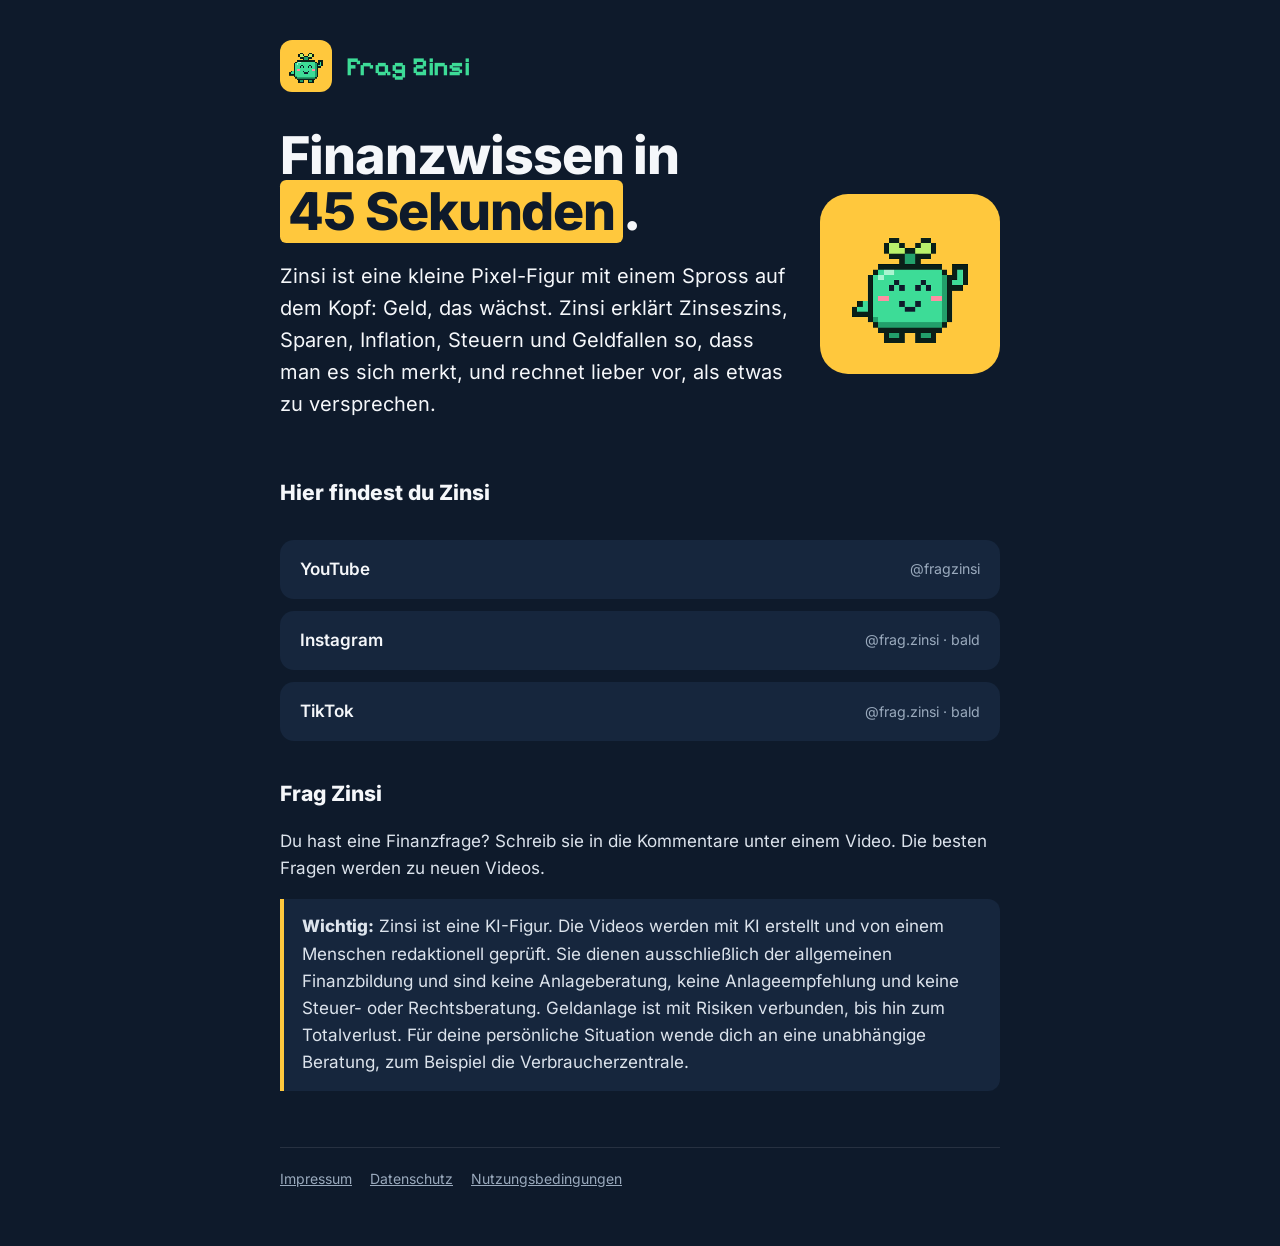
<file: index.html>
<!doctype html>
<html lang="de">
<head>
<meta charset="utf-8">
<meta name="viewport" content="width=device-width, initial-scale=1, viewport-fit=cover">
<title>Frag Zinsi – Finanzwissen in 45 Sekunden</title>
<meta name="description" content="Zinsi ist eine KI-Figur und erklärt Finanzwissen in kurzen Videos: Zinseszins, Sparen, Inflation, Steuern. Bildung, keine Anlageberatung.">
<link rel="icon" href="assets/favicon.png">
<link rel="stylesheet" href="assets/site.css">
</head>
<body>
<div class="wrap">
  <header class="top"><img src="assets/zinsi.png" alt=""><a href="./">Frag Zinsi</a></header>
  <main>
    <section class="hero">
      <div>
        <h1>Finanzwissen in <span class="mark">45 Sekunden</span>.</h1>
        <p class="lead">Zinsi ist eine kleine Pixel-Figur mit einem Spross auf dem Kopf: Geld, das wächst. Zinsi erklärt Zinseszins, Sparen, Inflation, Steuern und Geldfallen so, dass man es sich merkt, und rechnet lieber vor, als etwas zu versprechen.</p>
      </div>
      <img src="assets/zinsi.png" alt="Zinsi, eine grüne Pixel-Figur mit Spross, winkt">
    </section>

    <h2>Hier findest du Zinsi</h2>
    <ul class="channels">
      <li><a href="https://www.youtube.com/@fragzinsi">YouTube <small>@fragzinsi</small></a></li>
      <li><span>Instagram <small>@frag.zinsi · bald</small></span></li>
      <li><span>TikTok <small>@frag.zinsi · bald</small></span></li>
    </ul>

    <h2>Frag Zinsi</h2>
    <p>Du hast eine Finanzfrage? Schreib sie in die Kommentare unter einem Video. Die besten Fragen werden zu neuen Videos.</p>

    <p class="note"><strong>Wichtig:</strong> Zinsi ist eine KI-Figur. Die Videos werden mit KI erstellt und von einem Menschen redaktionell geprüft. Sie dienen ausschließlich der allgemeinen Finanzbildung und sind keine Anlageberatung, keine Anlageempfehlung und keine Steuer- oder Rechtsberatung. Geldanlage ist mit Risiken verbunden, bis hin zum Totalverlust. Für deine persönliche Situation wende dich an eine unabhängige Beratung, zum Beispiel die Verbraucherzentrale.</p>
  </main>
  <footer><a href="impressum.html">Impressum</a><a href="datenschutz.html">Datenschutz</a><a href="nutzungsbedingungen.html">Nutzungsbedingungen</a></footer>
</div>
</body>
</html>
</file>
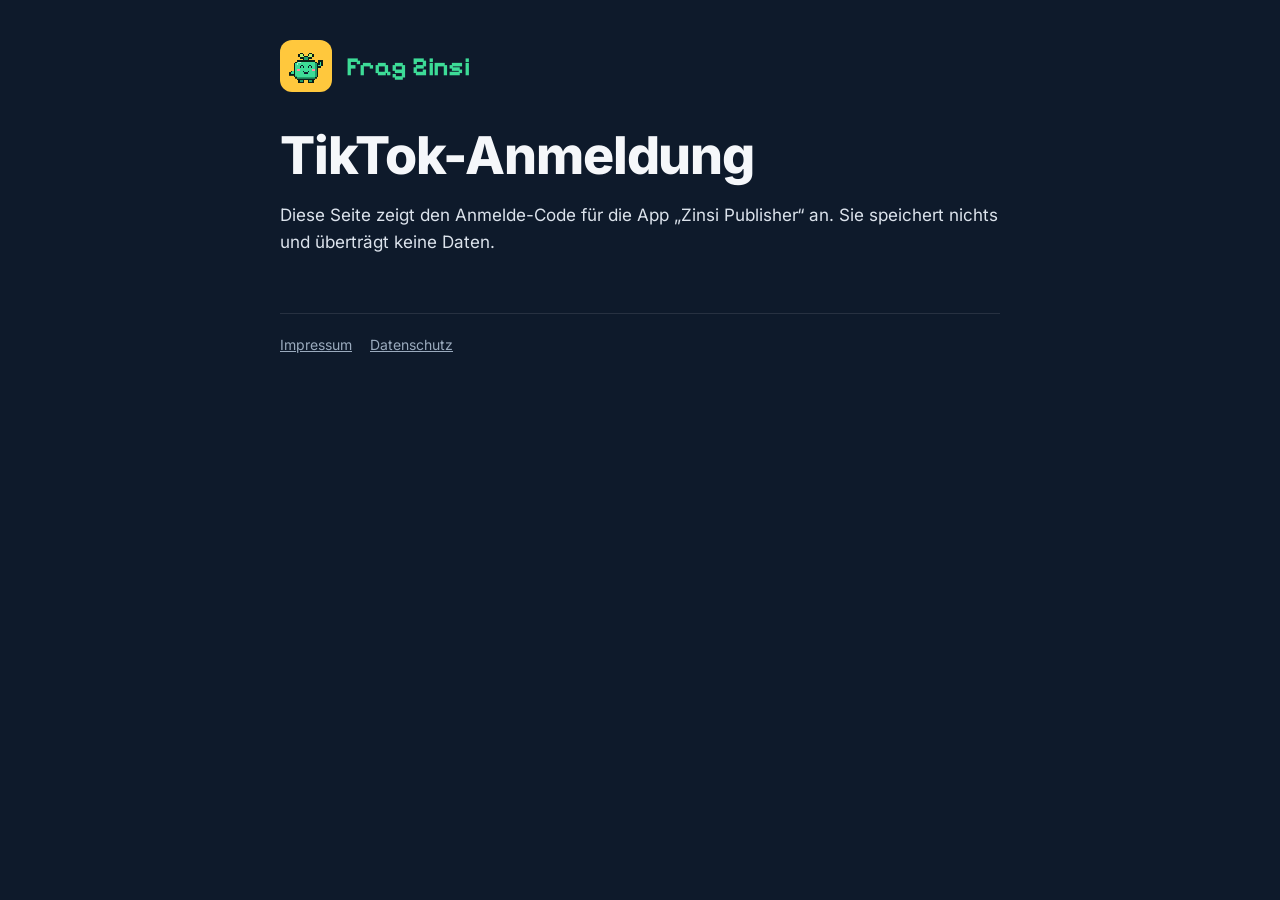
<file: tiktok/callback/index.html>
<!doctype html>
<html lang="de">
<head>
<meta charset="utf-8">
<meta name="viewport" content="width=device-width, initial-scale=1, viewport-fit=cover">
<title>TikTok-Anmeldung – Frag Zinsi</title>
<meta name="robots" content="noindex">
<meta name="referrer" content="no-referrer">
<link rel="icon" href="../../assets/favicon.png">
<link rel="stylesheet" href="../../assets/site.css">
</head>
<body>
<div class="wrap">
  <header class="top"><img src="../../assets/zinsi.png" alt=""><a href="../../">Frag Zinsi</a></header>
  <main>
    <h1>TikTok-Anmeldung</h1>
    <p id="msg">Diese Seite zeigt den Anmelde-Code für die App „Zinsi Publisher“ an. Sie speichert nichts und überträgt keine Daten.</p>
    <div id="out" hidden>
      <p>Kopiere diesen Code und füge ihn im Terminal ein, wo <code>auth/tiktok.mjs</code> danach fragt:</p>
      <p class="code" id="code"></p>
      <p><button id="copy" type="button">Code kopieren</button> <span id="copied" hidden>Kopiert.</span></p>
      <p style="color:var(--fog);font-size:14px">Der Code ist nur wenige Minuten gültig und funktioniert nur einmal.</p>
    </div>
  </main>
  <footer><a href="../../impressum.html">Impressum</a><a href="../../datenschutz.html">Datenschutz</a></footer>
</div>
<script>
  const q = new URLSearchParams(location.search);
  const code = q.get('code'), err = q.get('error'), state = q.get('state');
  const msg = document.getElementById('msg');
  if (err) {
    msg.textContent = `TikTok meldet einen Fehler: ${err}${q.get('error_description') ? ` (${q.get('error_description')})` : ''}`;
  } else if (code) {
    document.getElementById('out').hidden = false;
    // Code + state zusammen, damit das Skript den state prüfen kann
    document.getElementById('code').textContent = state ? `${code} ${state}` : code;
    document.getElementById('copy').addEventListener('click', async () => {
      try { await navigator.clipboard.writeText(document.getElementById('code').textContent); document.getElementById('copied').hidden = false; }
      catch { getSelection().selectAllChildren(document.getElementById('code')); }
    });
    history.replaceState(null, '', location.pathname); // Code nicht im Verlauf behalten
  }
</script>
</body>
</html>
</file>
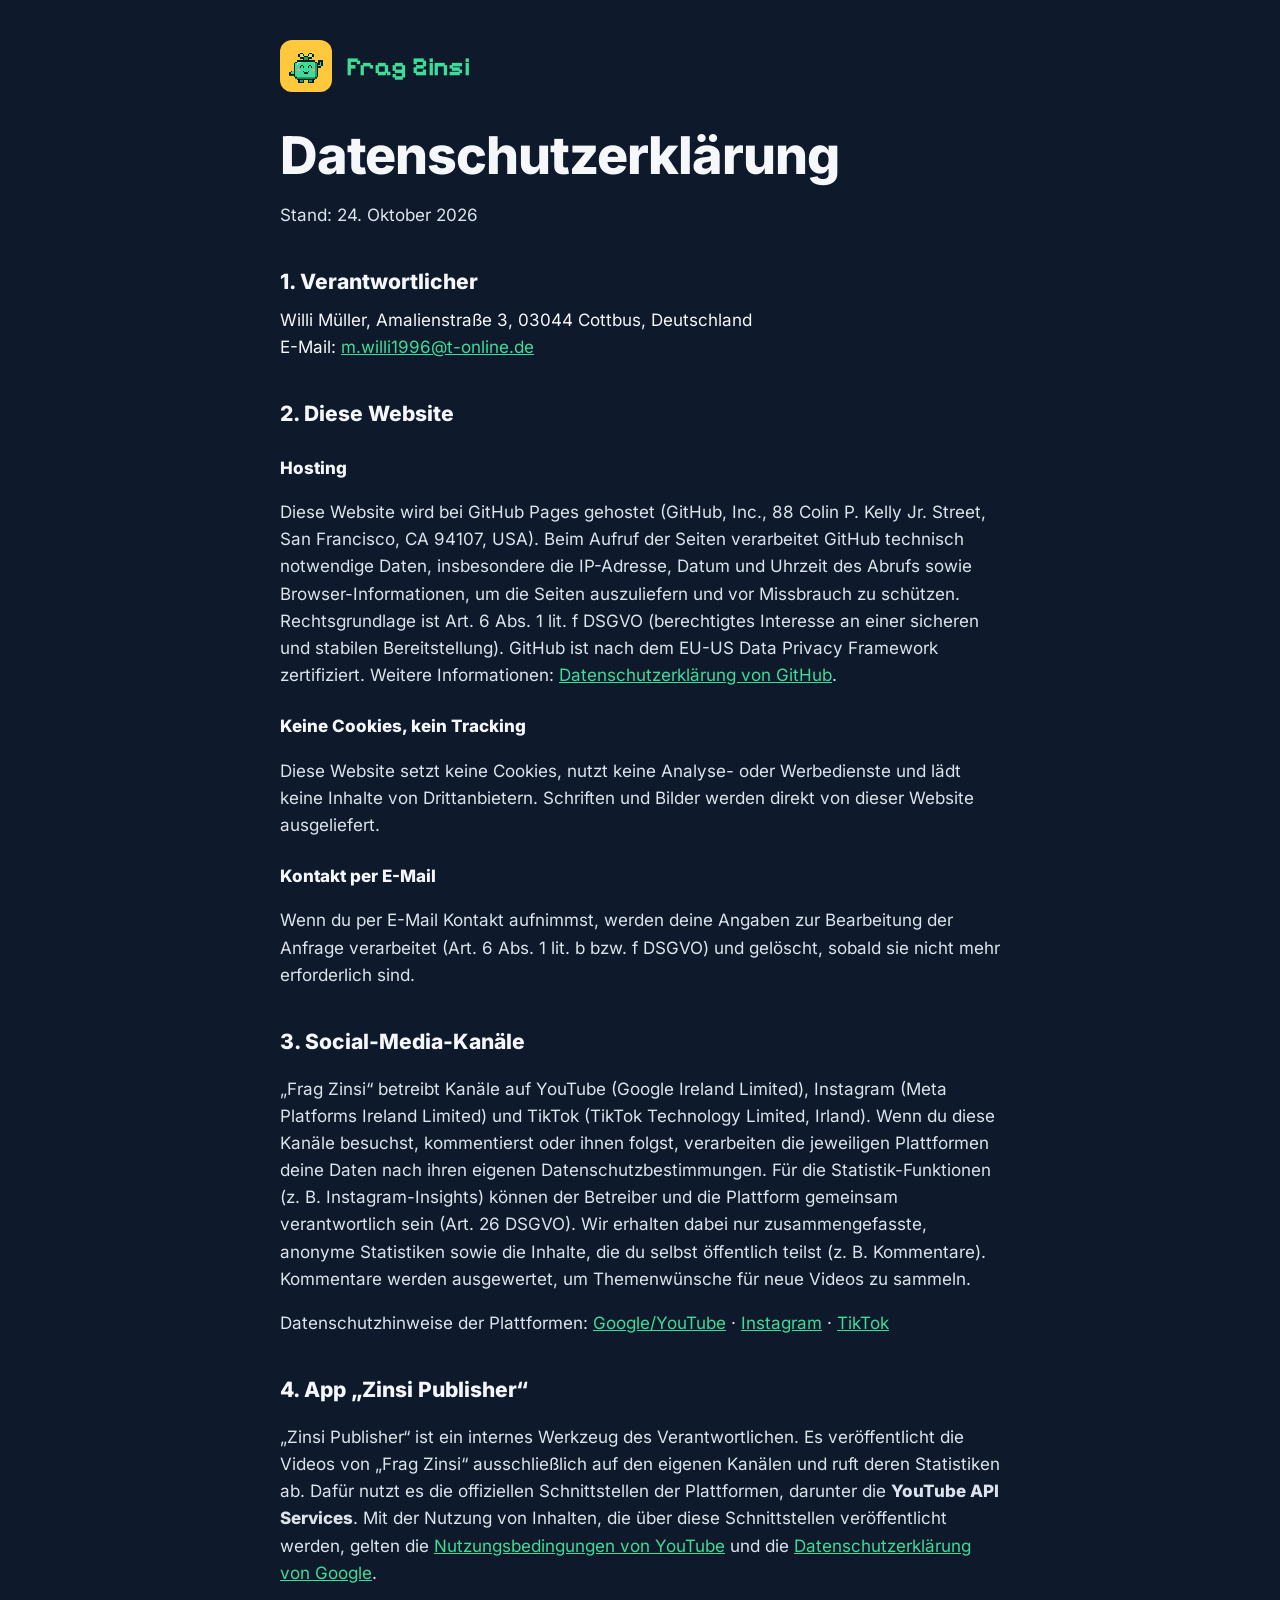
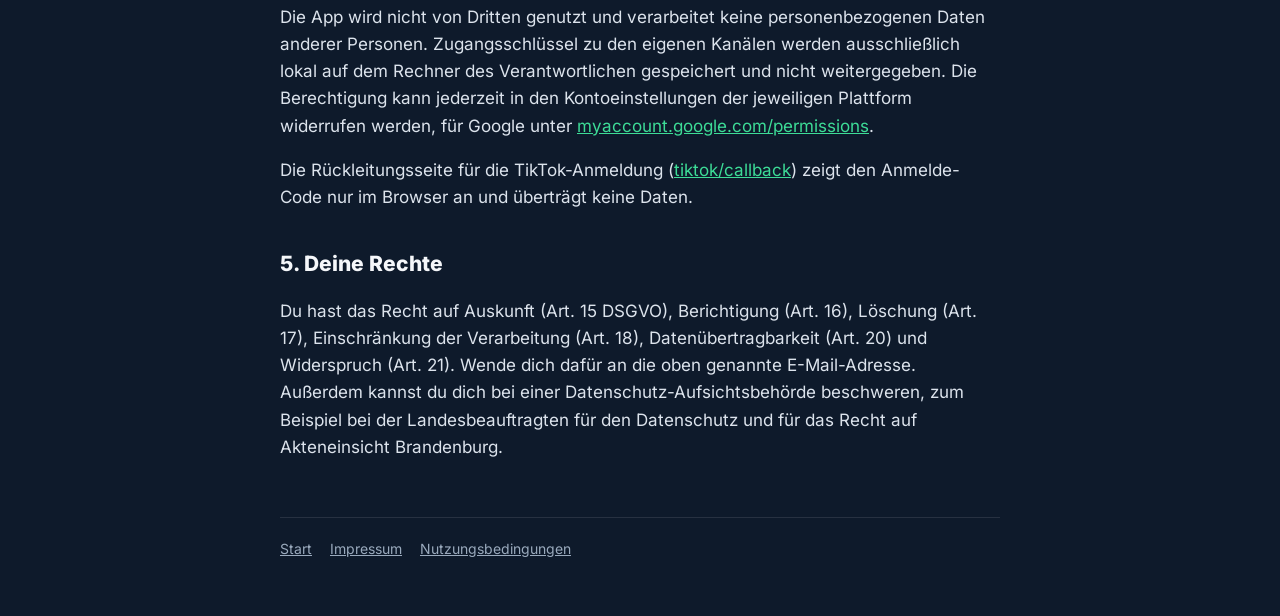
<file: datenschutz.html>
<!doctype html>
<html lang="de">
<head>
<meta charset="utf-8">
<meta name="viewport" content="width=device-width, initial-scale=1, viewport-fit=cover">
<title>Datenschutzerklärung – Frag Zinsi</title>
<link rel="icon" href="assets/favicon.png">
<link rel="stylesheet" href="assets/site.css">
</head>
<body>
<div class="wrap">
  <header class="top"><img src="assets/zinsi.png" alt=""><a href="./">Frag Zinsi</a></header>
  <main>
    <h1>Datenschutzerklärung</h1>
    <p>Stand: 24. Oktober 2026</p>

    <h2>1. Verantwortlicher</h2>
    <address>Willi Müller, Amalienstraße 3, 03044 Cottbus, Deutschland<br>E-Mail: <a href="mailto:m.willi1996@t-online.de">m.willi1996@t-online.de</a></address>

    <h2>2. Diese Website</h2>
    <h3>Hosting</h3>
    <p>Diese Website wird bei GitHub Pages gehostet (GitHub, Inc., 88 Colin P. Kelly Jr. Street, San Francisco, CA 94107, USA). Beim Aufruf der Seiten verarbeitet GitHub technisch notwendige Daten, insbesondere die IP-Adresse, Datum und Uhrzeit des Abrufs sowie Browser-Informationen, um die Seiten auszuliefern und vor Missbrauch zu schützen. Rechtsgrundlage ist Art. 6 Abs. 1 lit. f DSGVO (berechtigtes Interesse an einer sicheren und stabilen Bereitstellung). GitHub ist nach dem EU-US Data Privacy Framework zertifiziert. Weitere Informationen: <a href="https://docs.github.com/de/site-policy/privacy-policies/github-general-privacy-statement">Datenschutzerklärung von GitHub</a>.</p>
    <h3>Keine Cookies, kein Tracking</h3>
    <p>Diese Website setzt keine Cookies, nutzt keine Analyse- oder Werbedienste und lädt keine Inhalte von Drittanbietern. Schriften und Bilder werden direkt von dieser Website ausgeliefert.</p>
    <h3>Kontakt per E-Mail</h3>
    <p>Wenn du per E-Mail Kontakt aufnimmst, werden deine Angaben zur Bearbeitung der Anfrage verarbeitet (Art. 6 Abs. 1 lit. b bzw. f DSGVO) und gelöscht, sobald sie nicht mehr erforderlich sind.</p>

    <h2>3. Social-Media-Kanäle</h2>
    <p>„Frag Zinsi“ betreibt Kanäle auf YouTube (Google Ireland Limited), Instagram (Meta Platforms Ireland Limited) und TikTok (TikTok Technology Limited, Irland). Wenn du diese Kanäle besuchst, kommentierst oder ihnen folgst, verarbeiten die jeweiligen Plattformen deine Daten nach ihren eigenen Datenschutzbestimmungen. Für die Statistik-Funktionen (z. B. Instagram-Insights) können der Betreiber und die Plattform gemeinsam verantwortlich sein (Art. 26 DSGVO). Wir erhalten dabei nur zusammengefasste, anonyme Statistiken sowie die Inhalte, die du selbst öffentlich teilst (z. B. Kommentare). Kommentare werden ausgewertet, um Themenwünsche für neue Videos zu sammeln.</p>
    <p>Datenschutzhinweise der Plattformen: <a href="https://policies.google.com/privacy">Google/YouTube</a> · <a href="https://privacycenter.instagram.com/policy">Instagram</a> · <a href="https://www.tiktok.com/legal/privacy-policy-eea">TikTok</a></p>

    <h2>4. App „Zinsi Publisher“</h2>
    <p>„Zinsi Publisher“ ist ein internes Werkzeug des Verantwortlichen. Es veröffentlicht die Videos von „Frag Zinsi“ ausschließlich auf den eigenen Kanälen und ruft deren Statistiken ab. Dafür nutzt es die offiziellen Schnittstellen der Plattformen, darunter die <strong>YouTube API Services</strong>. Mit der Nutzung von Inhalten, die über diese Schnittstellen veröffentlicht werden, gelten die <a href="https://www.youtube.com/t/terms">Nutzungsbedingungen von YouTube</a> und die <a href="https://policies.google.com/privacy">Datenschutzerklärung von Google</a>.</p>
    <p>Die App wird nicht von Dritten genutzt und verarbeitet keine personenbezogenen Daten anderer Personen. Zugangsschlüssel zu den eigenen Kanälen werden ausschließlich lokal auf dem Rechner des Verantwortlichen gespeichert und nicht weitergegeben. Die Berechtigung kann jederzeit in den Kontoeinstellungen der jeweiligen Plattform widerrufen werden, für Google unter <a href="https://myaccount.google.com/permissions">myaccount.google.com/permissions</a>.</p>
    <p>Die Rückleitungsseite für die TikTok-Anmeldung (<a href="tiktok/callback/">tiktok/callback</a>) zeigt den Anmelde-Code nur im Browser an und überträgt keine Daten.</p>

    <h2>5. Deine Rechte</h2>
    <p>Du hast das Recht auf Auskunft (Art. 15 DSGVO), Berichtigung (Art. 16), Löschung (Art. 17), Einschränkung der Verarbeitung (Art. 18), Datenübertragbarkeit (Art. 20) und Widerspruch (Art. 21). Wende dich dafür an die oben genannte E-Mail-Adresse. Außerdem kannst du dich bei einer Datenschutz-Aufsichtsbehörde beschweren, zum Beispiel bei der Landesbeauftragten für den Datenschutz und für das Recht auf Akteneinsicht Brandenburg.</p>
  </main>
  <footer><a href="./">Start</a><a href="impressum.html">Impressum</a><a href="nutzungsbedingungen.html">Nutzungsbedingungen</a></footer>
</div>
</body>
</html>
</file>
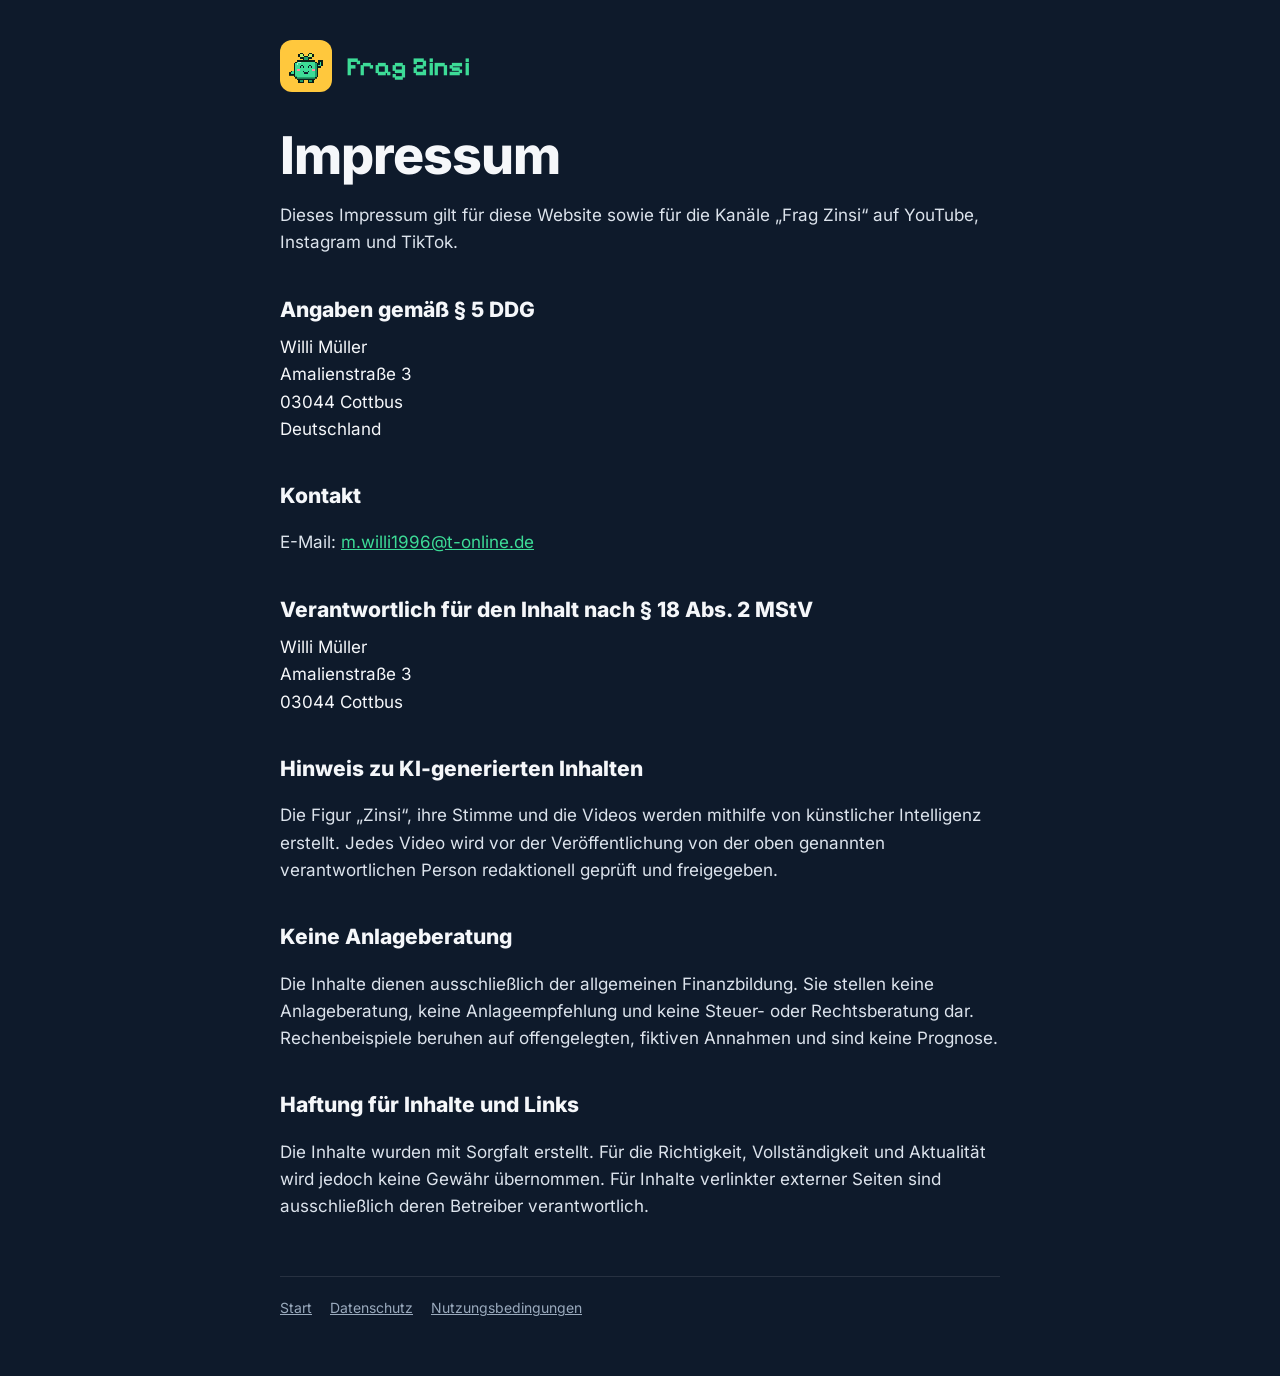
<file: impressum.html>
<!doctype html>
<html lang="de">
<head>
<meta charset="utf-8">
<meta name="viewport" content="width=device-width, initial-scale=1, viewport-fit=cover">
<title>Impressum – Frag Zinsi</title>
<meta name="robots" content="noindex">
<link rel="icon" href="assets/favicon.png">
<link rel="stylesheet" href="assets/site.css">
</head>
<body>
<div class="wrap">
  <header class="top"><img src="assets/zinsi.png" alt=""><a href="./">Frag Zinsi</a></header>
  <main>
    <h1>Impressum</h1>
    <p>Dieses Impressum gilt für diese Website sowie für die Kanäle „Frag Zinsi“ auf YouTube, Instagram und TikTok.</p>

    <h2>Angaben gemäß § 5 DDG</h2>
    <address>Willi Müller<br>Amalienstraße 3<br>03044 Cottbus<br>Deutschland</address>

    <h2>Kontakt</h2>
    <p>E-Mail: <a href="mailto:m.willi1996@t-online.de">m.willi1996@t-online.de</a></p>

    <h2>Verantwortlich für den Inhalt nach § 18 Abs. 2 MStV</h2>
    <address>Willi Müller<br>Amalienstraße 3<br>03044 Cottbus</address>

    <h2>Hinweis zu KI-generierten Inhalten</h2>
    <p>Die Figur „Zinsi“, ihre Stimme und die Videos werden mithilfe von künstlicher Intelligenz erstellt. Jedes Video wird vor der Veröffentlichung von der oben genannten verantwortlichen Person redaktionell geprüft und freigegeben.</p>

    <h2>Keine Anlageberatung</h2>
    <p>Die Inhalte dienen ausschließlich der allgemeinen Finanzbildung. Sie stellen keine Anlageberatung, keine Anlageempfehlung und keine Steuer- oder Rechtsberatung dar. Rechenbeispiele beruhen auf offengelegten, fiktiven Annahmen und sind keine Prognose.</p>

    <h2>Haftung für Inhalte und Links</h2>
    <p>Die Inhalte wurden mit Sorgfalt erstellt. Für die Richtigkeit, Vollständigkeit und Aktualität wird jedoch keine Gewähr übernommen. Für Inhalte verlinkter externer Seiten sind ausschließlich deren Betreiber verantwortlich.</p>
  </main>
  <footer><a href="./">Start</a><a href="datenschutz.html">Datenschutz</a><a href="nutzungsbedingungen.html">Nutzungsbedingungen</a></footer>
</div>
</body>
</html>
</file>
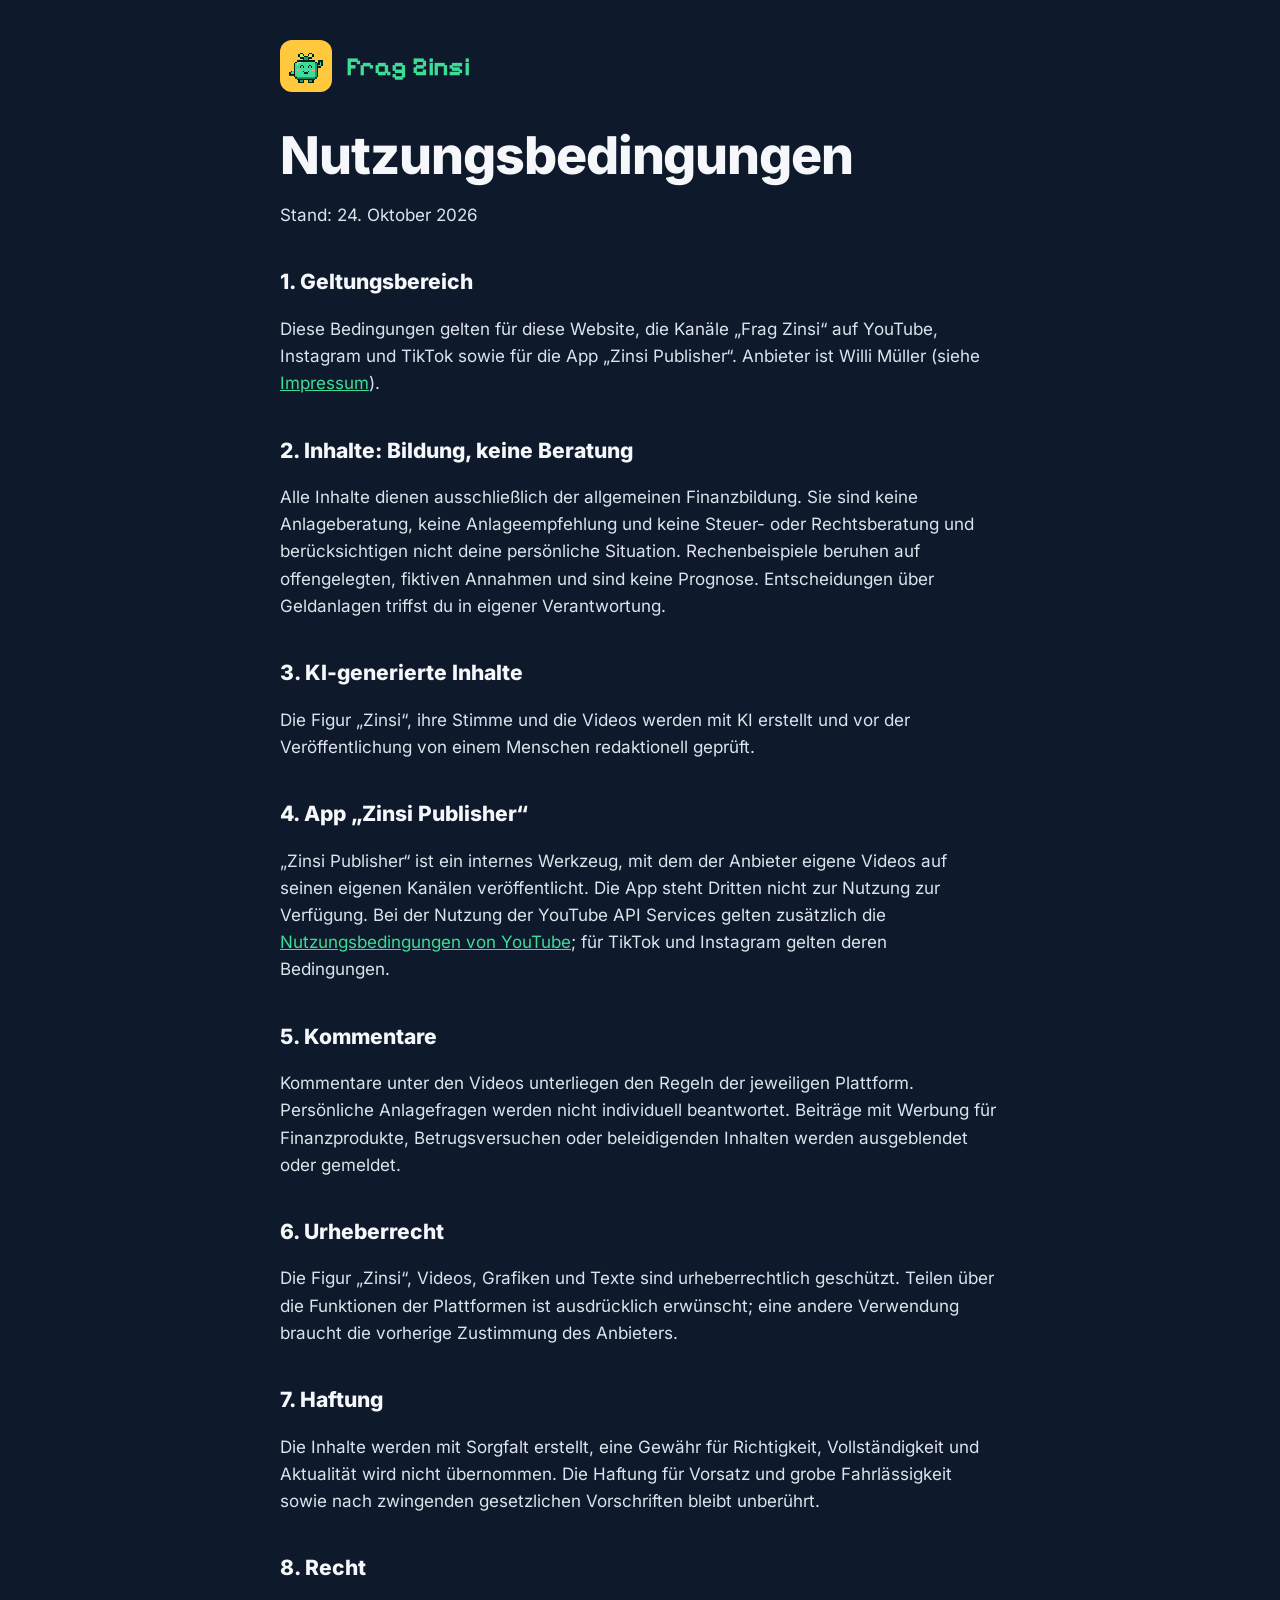
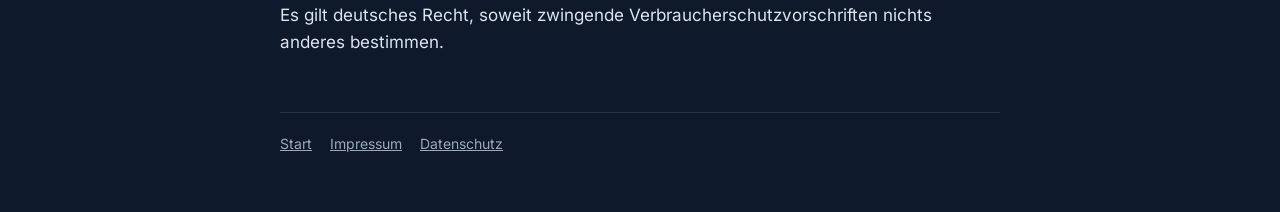
<file: nutzungsbedingungen.html>
<!doctype html>
<html lang="de">
<head>
<meta charset="utf-8">
<meta name="viewport" content="width=device-width, initial-scale=1, viewport-fit=cover">
<title>Nutzungsbedingungen – Frag Zinsi</title>
<link rel="icon" href="assets/favicon.png">
<link rel="stylesheet" href="assets/site.css">
</head>
<body>
<div class="wrap">
  <header class="top"><img src="assets/zinsi.png" alt=""><a href="./">Frag Zinsi</a></header>
  <main>
    <h1>Nutzungsbedingungen</h1>
    <p>Stand: 24. Oktober 2026</p>

    <h2>1. Geltungsbereich</h2>
    <p>Diese Bedingungen gelten für diese Website, die Kanäle „Frag Zinsi“ auf YouTube, Instagram und TikTok sowie für die App „Zinsi Publisher“. Anbieter ist Willi Müller (siehe <a href="impressum.html">Impressum</a>).</p>

    <h2>2. Inhalte: Bildung, keine Beratung</h2>
    <p>Alle Inhalte dienen ausschließlich der allgemeinen Finanzbildung. Sie sind keine Anlageberatung, keine Anlageempfehlung und keine Steuer- oder Rechtsberatung und berücksichtigen nicht deine persönliche Situation. Rechenbeispiele beruhen auf offengelegten, fiktiven Annahmen und sind keine Prognose. Entscheidungen über Geldanlagen triffst du in eigener Verantwortung.</p>

    <h2>3. KI-generierte Inhalte</h2>
    <p>Die Figur „Zinsi“, ihre Stimme und die Videos werden mit KI erstellt und vor der Veröffentlichung von einem Menschen redaktionell geprüft.</p>

    <h2>4. App „Zinsi Publisher“</h2>
    <p>„Zinsi Publisher“ ist ein internes Werkzeug, mit dem der Anbieter eigene Videos auf seinen eigenen Kanälen veröffentlicht. Die App steht Dritten nicht zur Nutzung zur Verfügung. Bei der Nutzung der YouTube API Services gelten zusätzlich die <a href="https://www.youtube.com/t/terms">Nutzungsbedingungen von YouTube</a>; für TikTok und Instagram gelten deren Bedingungen.</p>

    <h2>5. Kommentare</h2>
    <p>Kommentare unter den Videos unterliegen den Regeln der jeweiligen Plattform. Persönliche Anlagefragen werden nicht individuell beantwortet. Beiträge mit Werbung für Finanzprodukte, Betrugsversuchen oder beleidigenden Inhalten werden ausgeblendet oder gemeldet.</p>

    <h2>6. Urheberrecht</h2>
    <p>Die Figur „Zinsi“, Videos, Grafiken und Texte sind urheberrechtlich geschützt. Teilen über die Funktionen der Plattformen ist ausdrücklich erwünscht; eine andere Verwendung braucht die vorherige Zustimmung des Anbieters.</p>

    <h2>7. Haftung</h2>
    <p>Die Inhalte werden mit Sorgfalt erstellt, eine Gewähr für Richtigkeit, Vollständigkeit und Aktualität wird nicht übernommen. Die Haftung für Vorsatz und grobe Fahrlässigkeit sowie nach zwingenden gesetzlichen Vorschriften bleibt unberührt.</p>

    <h2>8. Recht</h2>
    <p>Es gilt deutsches Recht, soweit zwingende Verbraucherschutzvorschriften nichts anderes bestimmen.</p>
  </main>
  <footer><a href="./">Start</a><a href="impressum.html">Impressum</a><a href="datenschutz.html">Datenschutz</a></footer>
</div>
</body>
</html>
</file>
<file: assets/site.css>
@font-face { font-family: Inter; font-weight: 400; font-display: swap; src: url(fonts/inter-latin-400-normal.woff2) format('woff2'); }
@font-face { font-family: Inter; font-weight: 600; font-display: swap; src: url(fonts/inter-latin-600-normal.woff2) format('woff2'); }
@font-face { font-family: Inter; font-weight: 800; font-display: swap; src: url(fonts/inter-latin-800-normal.woff2) format('woff2'); }
@font-face { font-family: 'Pixelify Sans'; font-weight: 700; font-display: swap; src: url(fonts/pixelify-sans-latin-700-normal.woff2) format('woff2'); }

:root { --night: #0E1A2B; --night2: #16263D; --mint: #3DDC97; --gold: #FFC83D; --snow: #F5F7FA; --fog: #9AAABD; }
* { box-sizing: border-box; }
html { background: var(--night); }
body { margin: 0; background: var(--night); color: var(--snow); font: 17px/1.6 Inter, system-ui, sans-serif; }
.wrap { max-width: 760px; margin: 0 auto; padding-block: 40px 56px; padding-left: max(20px, env(safe-area-inset-left)); padding-right: max(20px, env(safe-area-inset-right)); }
a { color: var(--mint); }
a:focus-visible { outline: 2px solid var(--gold); outline-offset: 2px; }
header.top { display: flex; align-items: center; gap: 14px; margin-bottom: 36px; }
header.top img { width: 52px; height: 52px; image-rendering: pixelated; border-radius: 12px; }
header.top a { font: 700 26px 'Pixelify Sans', monospace; color: var(--mint); text-decoration: none; }
h1 { font: 800 clamp(34px, 7vw, 52px)/1.08 Inter, sans-serif; letter-spacing: -0.02em; margin: 0 0 18px; text-wrap: balance; }
h2 { font-size: 21px; margin: 36px 0 8px; }
h3 { font-size: 17px; margin: 24px 0 6px; }
p, li { color: #DCE3EC; }
.lead { font-size: 20px; color: var(--snow); max-width: 34em; }
.hero { display: grid; grid-template-columns: 1fr auto; gap: 28px; align-items: center; }
.hero img { width: 180px; height: 180px; image-rendering: pixelated; border-radius: 28px; }
.mark { background: var(--gold); color: var(--night); padding: 0 .15em; border-radius: .12em; }
.channels { display: grid; gap: 12px; margin: 30px 0; padding: 0; list-style: none; }
.channels a, .channels span { display: flex; justify-content: space-between; align-items: center; padding: 16px 20px; border-radius: 14px; background: var(--night2); color: var(--snow); text-decoration: none; font-weight: 600; }
.channels a:hover { outline: 2px solid var(--mint); }
.channels small { color: var(--fog); font-weight: 400; }
.note { background: var(--night2); border-left: 4px solid var(--gold); padding: 14px 18px; border-radius: 0 12px 12px 0; color: #DCE3EC; }
address { font-style: normal; }
footer { margin-top: 56px; padding-top: 20px; border-top: 1px solid #ffffff1a; color: var(--fog); font-size: 14px; display: flex; flex-wrap: wrap; gap: 8px 18px; }
footer a { color: var(--fog); }
.code { font: 600 18px ui-monospace, Menlo, monospace; background: var(--night2); padding: 16px; border-radius: 12px; word-break: break-all; }
button { font: 600 16px Inter, sans-serif; background: var(--mint); color: var(--night); border: 0; border-radius: 10px; padding: 12px 18px; cursor: pointer; }
@media (max-width: 560px) { .hero { grid-template-columns: 1fr; } .hero img { width: 120px; height: 120px; } }
</file>
